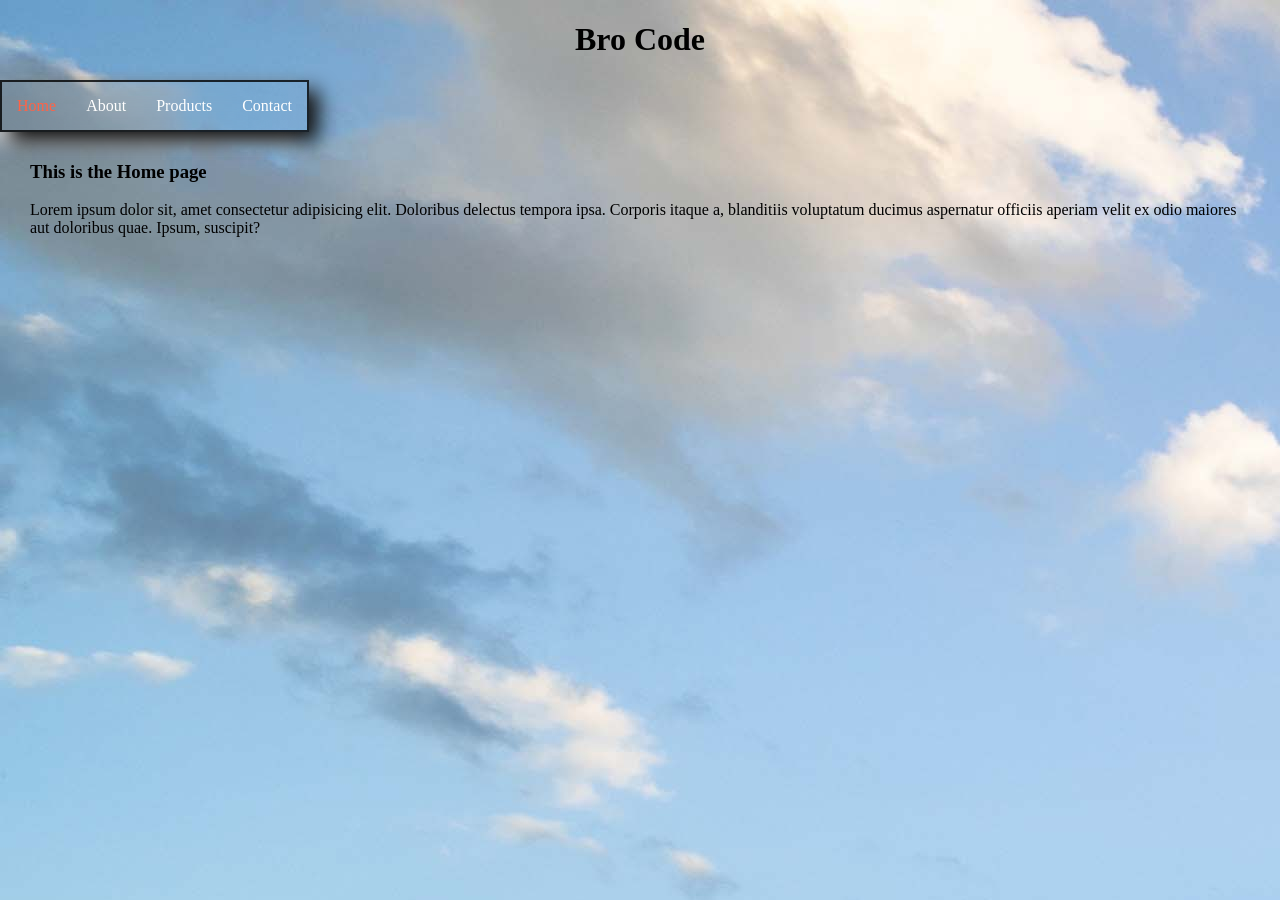
<file: NavigationBar.html>
<!DOCTYPE html>
<html lang="en">
<head>
    <meta charset="UTF-8">
    <meta name="viewport" content="width=device-width, initial-scale=1.0">
    <title>Document</title>
    <style>

        body {
            margin: 0px;
            background-image: url(images/lake.jpg);
        }
        main {
            margin-left: 20px;
            margin-right: 20px;
            padding: 10px;
            

        }
        h1 {
            text-align: center;
        }
        .navbar ul {
            list-style-type: none;
            width: 305px;
           
             padding:0px;
            margin: 0px;
            overflow:hidden;
            backdrop-filter: blur(30px);
            border: solid 2px rgba(0, 0, 0, 0.8);
            box-shadow: 10px 10px 20px #111, -10px 10px 20px #ddd;

           justify-content: center;
            align-items: center;
            display: flex;
            flex-direction: row;
            
         
        }
        .navbar a{
            text-decoration: none;
            color: white;
            text-align: center;
              display: block;
              padding: 15px;
             
        }
        .navbar .active {
            color: tomato;
        }
        .navbar a:hover {
            background-color: hsl(0, 0%, 10%);
        }
    </style>
</head>
<body>
     <h1>Bro Code</h1>
<nav class="navbar">
    <ul>
        <li><a class="active" href="NavigationBar.html">Home</a></li>
        <li><a href="About.html">About</a></li>
        <li><a href="Products.html">Products</a></li>
        <li><a href="Contact.html">Contact</a></li>
    </ul>

</nav>
<main>
<h3>This is the Home page</h3>

<p>Lorem ipsum dolor sit, amet consectetur adipisicing elit. Doloribus delectus tempora ipsa. Corporis itaque a, blanditiis voluptatum ducimus aspernatur officiis aperiam velit ex odio maiores aut doloribus quae. Ipsum, suscipit?</p>
</main>
    
</body>
</html>
</file>
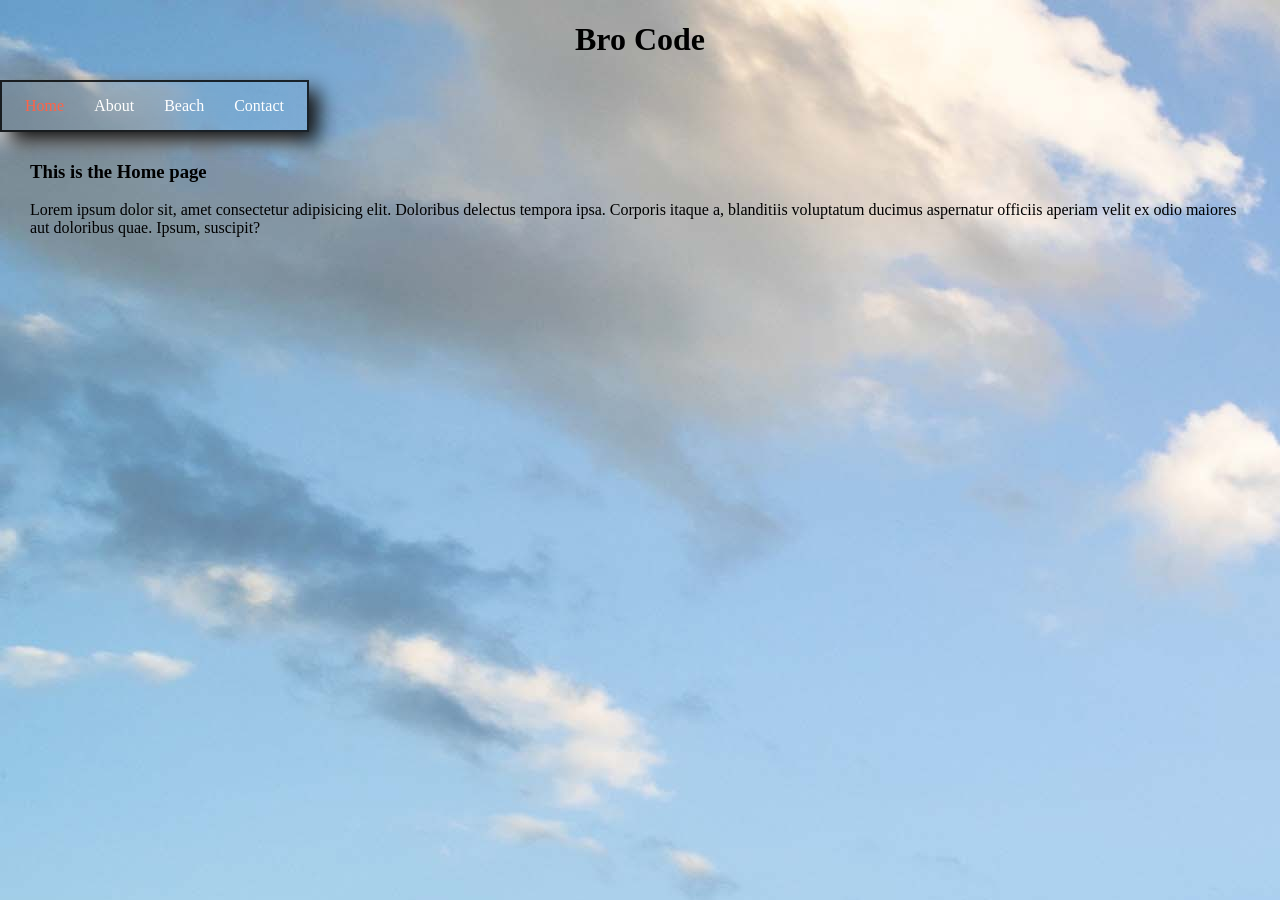
<file: archive/navbar-demo.html>
<!DOCTYPE html>
<html lang="en">
<head>
    <meta charset="UTF-8">
    <meta name="viewport" content="width=device-width, initial-scale=1.0">
    <title>Document</title>
    <style>

        body {
            margin: 0px;
            background-image: url(../assets/images/lake.jpg);
        }
        main {
            margin-left: 20px;
            margin-right: 20px;
            padding: 10px;
            

        }
        h1 {
            text-align: center;
        }
        .navbar ul {
            list-style-type: none;
            width: 305px;
           
             padding:0px;
            margin: 0px;
            overflow:hidden;
            backdrop-filter: blur(30px);
            border: solid 2px rgba(0, 0, 0, 0.8);
            box-shadow: 10px 10px 20px #111, -10px 10px 20px #ddd;

           justify-content: center;
            align-items: center;
            display: flex;
            flex-direction: row;
            
         
        }
        .navbar a{
            text-decoration: none;
            color: white;
            text-align: center;
              display: block;
              padding: 15px;
             
        }
        .navbar .active {
            color: tomato;
        }
        .navbar a:hover {
            background-color: hsl(0, 0%, 10%);
        }
    </style>
</head>
<body>
     <h1>Bro Code</h1>
<nav class="navbar">
    <ul>
        <li><a class="active" href="../index.html">Home</a></li>
        <li><a href="../index.html#about">About</a></li>
        <li><a href="../pages/beach.html">Beach</a></li>
        <li><a href="../pages/more.html">Contact</a></li>
    </ul>

</nav>
<main>
<h3>This is the Home page</h3>

<p>Lorem ipsum dolor sit, amet consectetur adipisicing elit. Doloribus delectus tempora ipsa. Corporis itaque a, blanditiis voluptatum ducimus aspernatur officiis aperiam velit ex odio maiores aut doloribus quae. Ipsum, suscipit?</p>
</main>
    
</body>
</html>
</file>
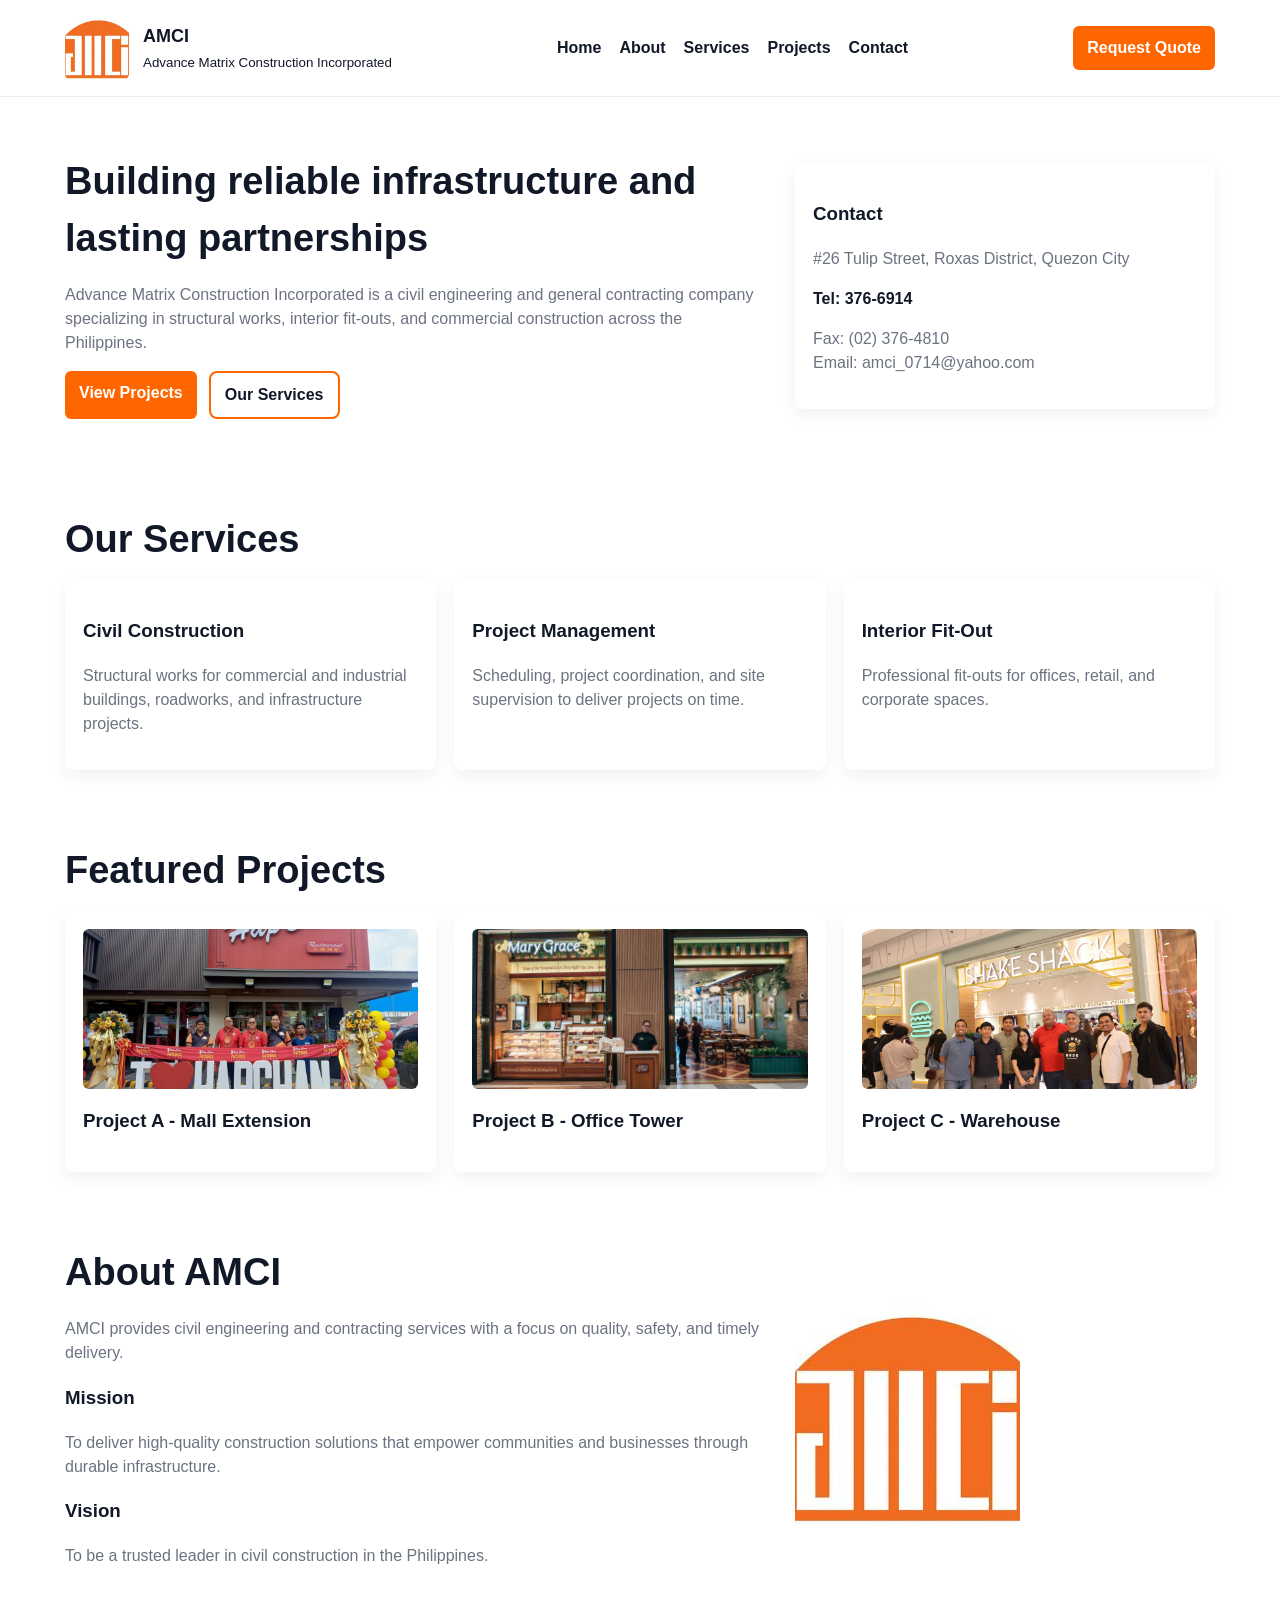
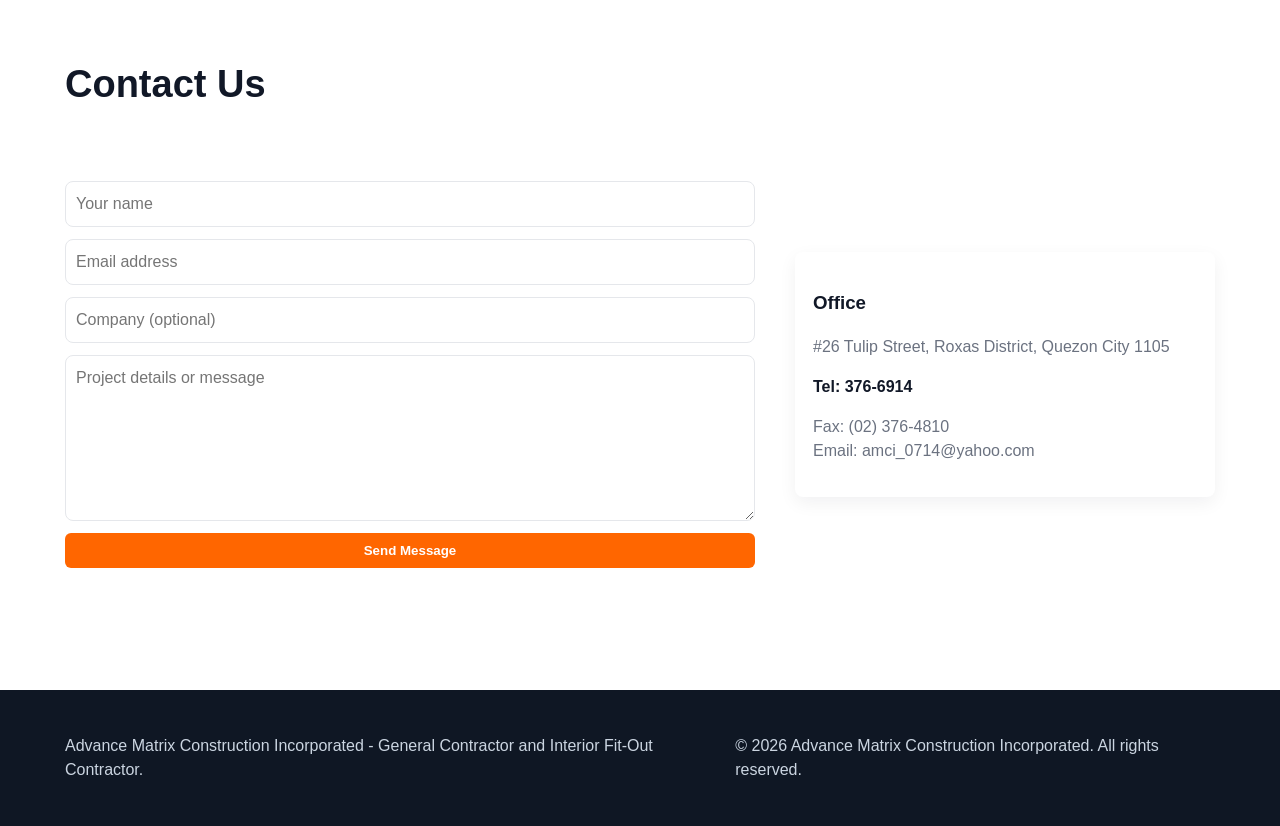
<file: pages/amci.html>
<!doctype html>
<html lang="en">
<head>
  <meta charset="utf-8">
  <meta name="viewport" content="width=device-width, initial-scale=1">
  <meta name="description" content="Advance Matrix Construction Incorporated - Civil engineering and general contracting.">
  <title>AMCI | Advance Matrix Construction Incorporated</title>
  <style>
    :root { --brand: #ff6600; --dark: #111827; --muted: #6b7280; }
    * { box-sizing: border-box; }
    body { margin: 0; font-family: Arial, Helvetica, sans-serif; color: var(--dark); line-height: 1.5; }
    a { color: inherit; text-decoration: none; }
    img { max-width: 100%; display: block; }
    .container { width: min(1150px, 92%); margin: 0 auto; }
    header { position: sticky; top: 0; z-index: 2; background: #fff; border-bottom: 1px solid #eee; }
    .nav { display: flex; align-items: center; justify-content: space-between; gap: 20px; padding: 16px 0; }
    .brand { display: flex; align-items: center; gap: 14px; }
    .brand img { width: 64px; height: 64px; border-radius: 6px; object-fit: cover; }
    .brand h1 { margin: 0; font-size: 18px; }
    nav ul { display: flex; gap: 18px; list-style: none; margin: 0; padding: 0; font-weight: 700; }
    .cta, button { background: var(--brand); color: #fff; border: 0; padding: 10px 14px; border-radius: 6px; font-weight: 700; cursor: pointer; }
    .hero, .contact-grid { display: grid; grid-template-columns: 1fr 420px; gap: 40px; align-items: center; padding: 56px 0; }
    h2 { font-size: clamp(28px, 5vw, 38px); margin: 0 0 12px; }
    .muted, p { color: var(--muted); }
    .buttons { display: flex; gap: 12px; flex-wrap: wrap; }
    .btn-outline { border: 2px solid var(--brand); padding: 10px 14px; border-radius: 8px; font-weight: 700; }
    .panel, .card { background: #fff; padding: 18px; border-radius: 8px; box-shadow: 0 6px 18px rgba(17,24,39,0.06); }
    .services-grid, .projects-grid { display: grid; grid-template-columns: repeat(3, 1fr); gap: 18px; }
    section { padding: 36px 0; }
    .project img { height: 160px; width: 100%; object-fit: cover; border-radius: 6px; }
    .about { display: grid; grid-template-columns: 1fr 420px; gap: 30px; align-items: center; }
    form { display: grid; gap: 12px; }
    input, textarea { padding: 10px; border: 1px solid #e5e7eb; border-radius: 8px; font: inherit; }
    footer { background: #0f1724; color: #f8fafc; padding: 28px 0; margin-top: 30px; }
    footer p { color: #cbd5e1; }
    .footer-grid { display: flex; justify-content: space-between; gap: 20px; }
    @media (max-width: 820px) {
      nav ul { display: none; }
      .hero, .contact-grid, .about, .services-grid, .projects-grid { grid-template-columns: 1fr; }
      .footer-grid { flex-direction: column; }
    }
  </style>
</head>
<body>
  <header>
    <div class="container nav">
      <a class="brand" href="../index.html">
        <img src="../assets/images/amci.jpg" alt="AMCI logo">
        <span><h1>AMCI</h1><small>Advance Matrix Construction Incorporated</small></span>
      </a>
      <nav><ul><li><a href="#home">Home</a></li><li><a href="#about">About</a></li><li><a href="#services">Services</a></li><li><a href="#projects">Projects</a></li><li><a href="#contact">Contact</a></li></ul></nav>
      <a class="cta" href="#contact">Request Quote</a>
    </div>
  </header>

  <main class="container">
    <section id="home" class="hero">
      <div>
        <h2>Building reliable infrastructure and lasting partnerships</h2>
        <p>Advance Matrix Construction Incorporated is a civil engineering and general contracting company specializing in structural works, interior fit-outs, and commercial construction across the Philippines.</p>
        <div class="buttons"><a class="cta" href="#projects">View Projects</a><a class="btn-outline" href="#services">Our Services</a></div>
      </div>
      <aside class="panel"><h3>Contact</h3><p>#26 Tulip Street, Roxas District, Quezon City</p><strong>Tel: 376-6914</strong><p>Fax: (02) 376-4810<br>Email: <a href="mailto:amci_0714@yahoo.com">amci_0714@yahoo.com</a></p></aside>
    </section>

    <section id="services">
      <h2>Our Services</h2>
      <div class="services-grid">
        <article class="card"><h3>Civil Construction</h3><p>Structural works for commercial and industrial buildings, roadworks, and infrastructure projects.</p></article>
        <article class="card"><h3>Project Management</h3><p>Scheduling, project coordination, and site supervision to deliver projects on time.</p></article>
        <article class="card"><h3>Interior Fit-Out</h3><p>Professional fit-outs for offices, retail, and corporate spaces.</p></article>
      </div>
    </section>

    <section id="projects">
      <h2>Featured Projects</h2>
      <div class="projects-grid">
        <article class="card project"><img src="../assets/images/hapchan.jpg" alt="Mall extension project"><h3>Project A - Mall Extension</h3></article>
        <article class="card project"><img src="../assets/images/mary-grac.jpg" alt="Office tower project"><h3>Project B - Office Tower</h3></article>
        <article class="card project"><img src="../assets/images/shake.shack.jpg" alt="Warehouse project"><h3>Project C - Warehouse</h3></article>
      </div>
    </section>

    <section id="about" class="about">
      <div><h2>About AMCI</h2><p>AMCI provides civil engineering and contracting services with a focus on quality, safety, and timely delivery.</p><h3>Mission</h3><p>To deliver high-quality construction solutions that empower communities and businesses through durable infrastructure.</p><h3>Vision</h3><p>To be a trusted leader in civil construction in the Philippines.</p></div>
      <img src="../assets/images/amci.jpg" alt="AMCI sample image">
    </section>

    <section id="contact">
      <h2>Contact Us</h2>
      <div class="contact-grid">
        <form>
          <input type="text" name="name" placeholder="Your name" required>
          <input type="email" name="email" placeholder="Email address" required>
          <input type="text" name="company" placeholder="Company (optional)">
          <textarea name="message" rows="6" placeholder="Project details or message" required></textarea>
          <button type="submit">Send Message</button>
        </form>
        <aside class="panel"><h3>Office</h3><p>#26 Tulip Street, Roxas District, Quezon City 1105</p><strong>Tel: 376-6914</strong><p>Fax: (02) 376-4810<br>Email: <a href="mailto:amci_0714@yahoo.com">amci_0714@yahoo.com</a></p></aside>
      </div>
    </section>
  </main>

  <footer>
    <div class="container footer-grid">
      <p>Advance Matrix Construction Incorporated - General Contractor and Interior Fit-Out Contractor.</p>
      <p>&copy; <span id="year"></span> Advance Matrix Construction Incorporated. All rights reserved.</p>
    </div>
  </footer>

  <script>
    document.getElementById("year").textContent = new Date().getFullYear();
    document.querySelectorAll('a[href^="#"]').forEach((link) => {
      link.addEventListener("click", (event) => {
        event.preventDefault();
        const target = document.querySelector(link.getAttribute("href"));
        if (target) target.scrollIntoView({ behavior: "smooth" });
      });
    });
  </script>
</body>
</html>
</file>
